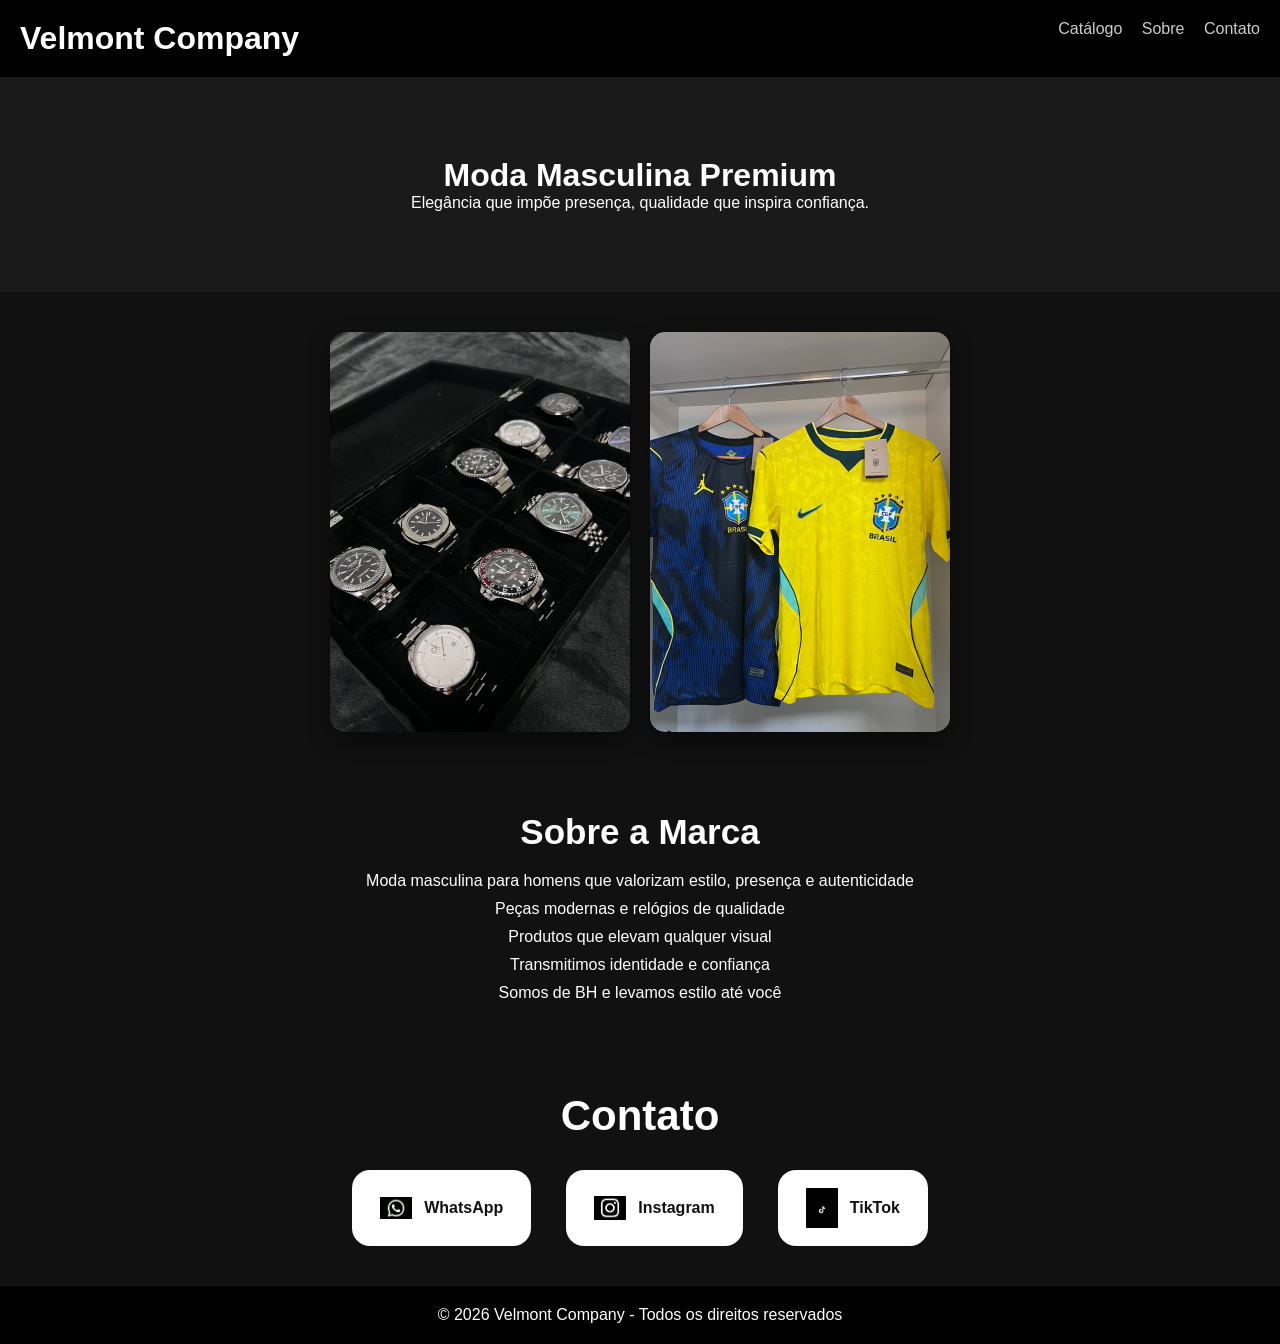
<file: index.html>
<!DOCTYPE html>
<html lang="pt-br">
<head>
  <meta charset="UTF-8">
  <title>Velmont Company</title>
  <link rel="stylesheet" href="style.css">
  <meta name="viewport" content="width=device-width, initial-scale=1.0">
</head>
<body>

<header>
  <h1>Velmont Company</h1>
  <nav>
    <a href="catalogo.html">Catálogo</a>
    <a href="#sobre">Sobre</a>
    <a href="#contato">Contato</a>
  </nav>
</header>

<section class="banner">
  <h2>Moda Masculina Premium</h2>
  <p>Elegância que impõe presença, qualidade que inspira confiança.</p>
</section>

<!-- 🆕 IMAGENS NA PÁGINA PRINCIPAL -->
<section class="imagens-home">

  <img src="WhatsApp Image 2026-04-26 at 12.48.41.jpeg" alt="Produto 1">
  <img src="WhatsApp Image 2026-04-26 at 12.32.45.jpeg" alt="Produto 2">

</section>

<section id="sobre" class="sobre-marca">
  <h2>Sobre a Marca</h2>
  <ul>
    <li>Moda masculina para homens que valorizam estilo, presença e autenticidade</li>
    <li>Peças modernas e relógios de qualidade</li>
    <li>Produtos que elevam qualquer visual</li>
    <li>Transmitimos identidade e confiança</li>
    <li>Somos de BH e levamos estilo até você</li>
  </ul>
</section>

<section id="contato" class="compre-agora">
  <h2>Contato</h2>

  <div class="redes">

    <a href="https://wa.me/31995477087" target="_blank">
      <img src="WhatsApp Image 2026-04-26 at 12.24.02.jpeg">
      <span>WhatsApp</span>
    </a>

    <a href="https://www.instagram.com/velmont.company/" target="_blank">
      <img src="WhatsApp Image 2026-04-26 at 12.24.04.jpeg">
      <span>Instagram</span>
    </a>

    <a href="https://www.tiktok.com/@velmont_company" target="_blank">
      <img src="WhatsApp Image 2026-04-26 at 12.24.06.jpeg">
      <span>TikTok</span>
    </a>

  </div>
</section>

<footer>
  <p>© 2026 Velmont Company - Todos os direitos reservados</p>
</footer>

</body>
</html>
</file>
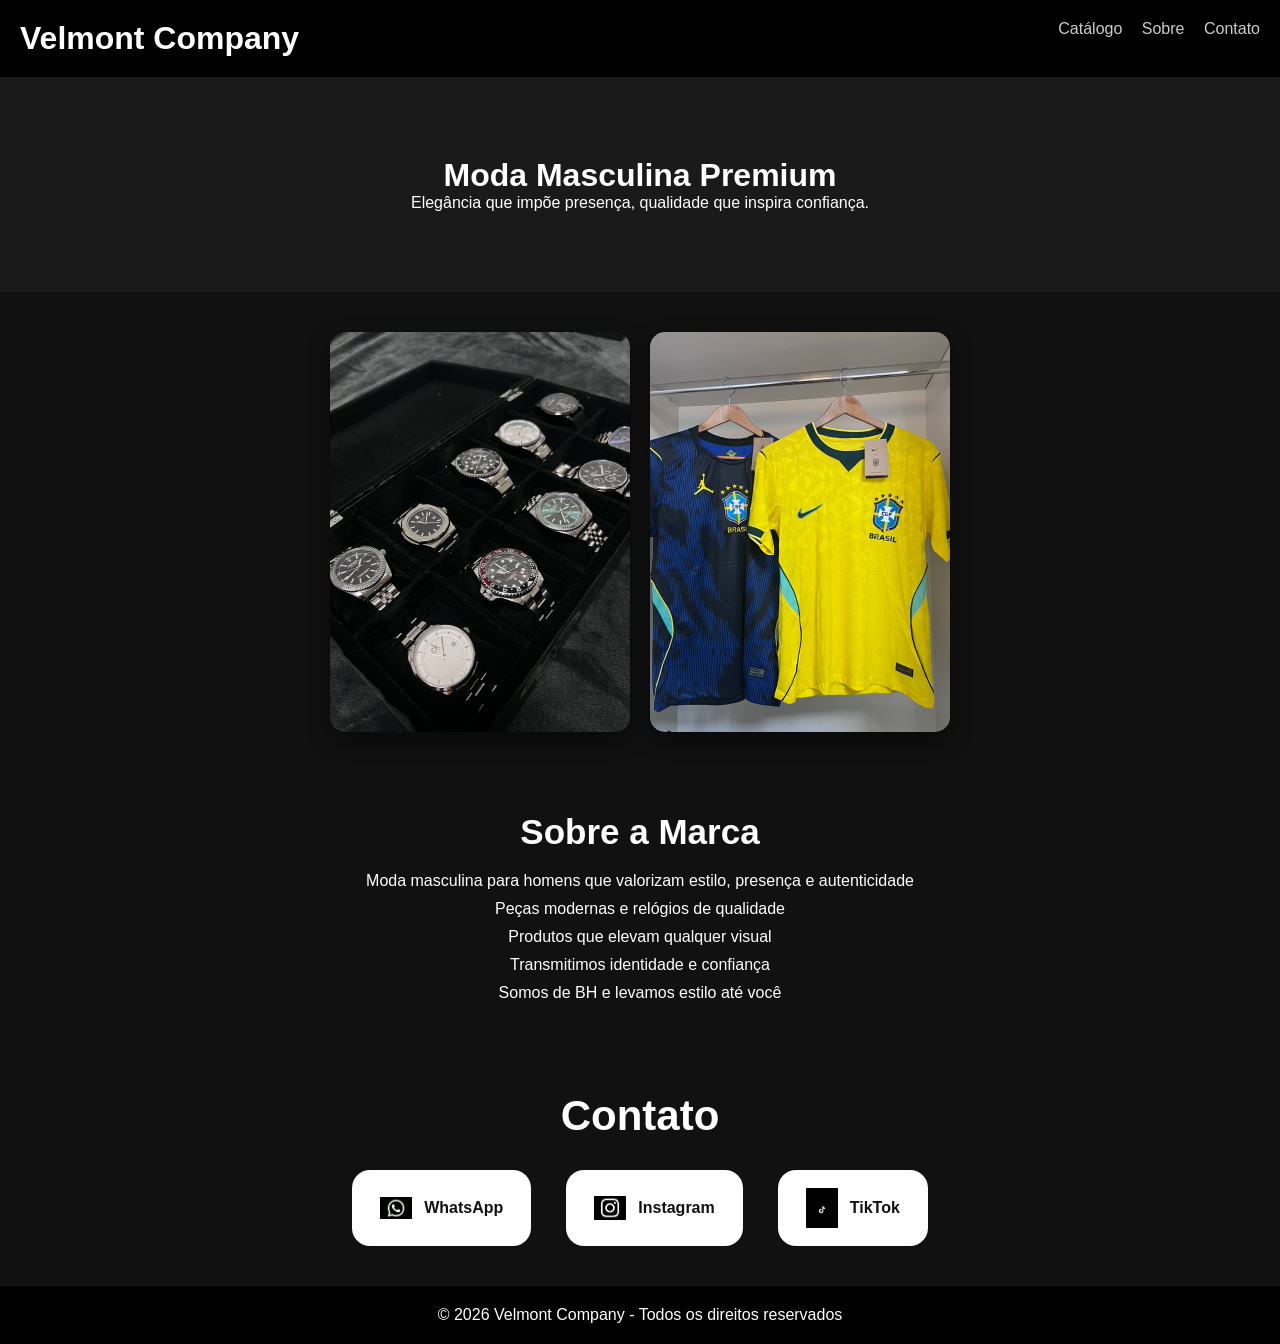
<file: Site Velmont Original/index.html>
<!DOCTYPE html>
<html lang="pt-br">
<head>
  <meta charset="UTF-8">
  <title>Velmont Company</title>
  <link rel="stylesheet" href="style.css">
  <meta name="viewport" content="width=device-width, initial-scale=1.0">
</head>
<body>

<header>
  <h1>Velmont Company</h1>
  <nav>
    <a href="catalogo.html">Catálogo</a>
    <a href="#sobre">Sobre</a>
    <a href="#contato">Contato</a>
  </nav>
</header>

<section class="banner">
  <h2>Moda Masculina Premium</h2>
  <p>Elegância que impõe presença, qualidade que inspira confiança.</p>
</section>

<!-- 🆕 IMAGENS NA PÁGINA PRINCIPAL -->
<section class="imagens-home">

  <img src="WhatsApp Image 2026-04-26 at 12.48.41.jpeg" alt="Produto 1">
  <img src="WhatsApp Image 2026-04-26 at 12.32.45.jpeg" alt="Produto 2">

</section>

<section id="sobre" class="sobre-marca">
  <h2>Sobre a Marca</h2>
  <ul>
    <li>Moda masculina para homens que valorizam estilo, presença e autenticidade</li>
    <li>Peças modernas e relógios de qualidade</li>
    <li>Produtos que elevam qualquer visual</li>
    <li>Transmitimos identidade e confiança</li>
    <li>Somos de BH e levamos estilo até você</li>
  </ul>
</section>

<section id="contato" class="compre-agora">
  <h2>Contato</h2>

  <div class="redes">

    <a href="https://wa.me/31995477087" target="_blank">
      <img src="WhatsApp Image 2026-04-26 at 12.24.02.jpeg">
      <span>WhatsApp</span>
    </a>

    <a href="https://www.instagram.com/velmont.company/" target="_blank">
      <img src="WhatsApp Image 2026-04-26 at 12.24.04.jpeg">
      <span>Instagram</span>
    </a>

    <a href="https://www.tiktok.com/@velmont_company" target="_blank">
      <img src="WhatsApp Image 2026-04-26 at 12.24.06.jpeg">
      <span>TikTok</span>
    </a>

  </div>
</section>

<footer>
  <p>© 2026 Velmont Company - Todos os direitos reservados</p>
</footer>

</body>
</html>
</file>
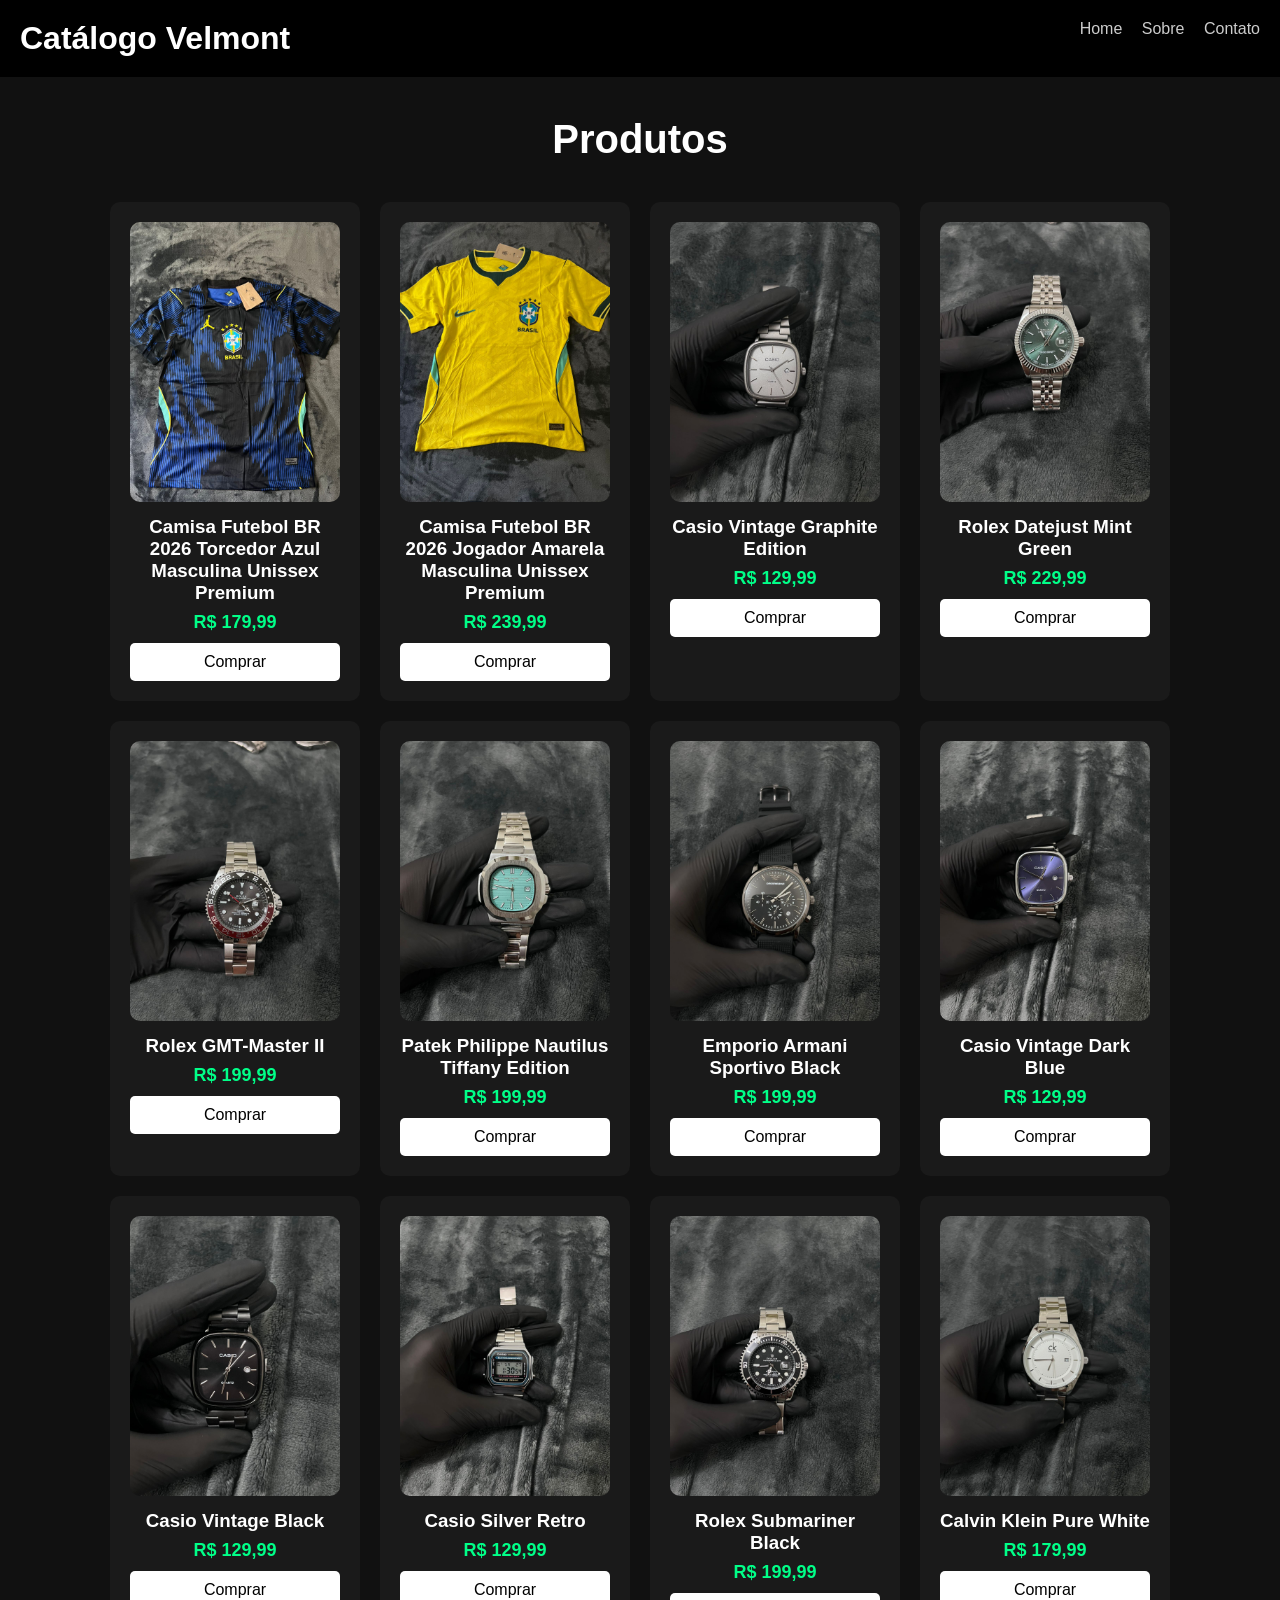
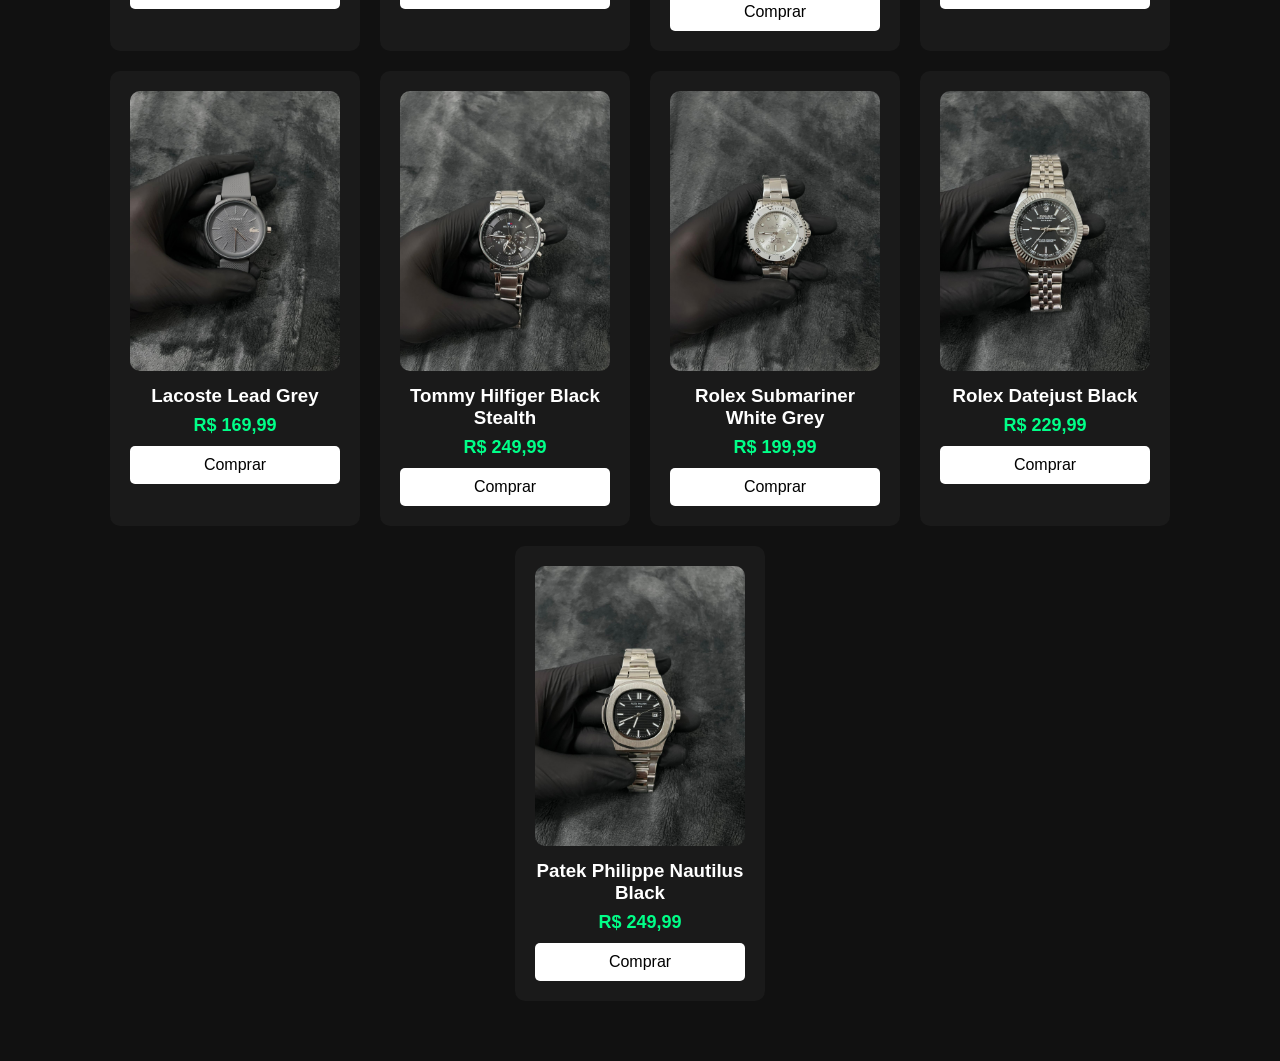
<file: catalogo.html>
<!DOCTYPE html>
<html lang="pt-br">
<head>
  <meta charset="UTF-8">
  <title>Catálogo - Velmont Company</title>
  <link rel="stylesheet" href="style.css">
  <meta name="viewport" content="width=device-width, initial-scale=1.0">
</head>
<body>

<header>
  <h1>Catálogo Velmont</h1>
  <nav>
    <a href="index.html">Home</a>
    <a href="index.html#sobre">Sobre</a>
    <a href="index.html#contato">Contato</a>
  </nav>
</header>

<section class="catalogo">
  <h2>Produtos</h2>

  <div class="produtos">

    <div class="produto">
      <img src="WhatsApp Image 2026-04-26 at 16.18.35.jpeg">
      <h3>Camisa Futebol BR 2026 Torcedor Azul Masculina Unissex Premium</h3>
      <p class="preco">R$ 179,99</p>
      <a href="https://wa.me/31995477087" target="_blank">Comprar</a>
    </div>

    <div class="produto">
      <img src="WhatsApp Image 2026-04-26 at 16.18.35 (1).jpeg">
      <h3>Camisa Futebol BR 2026 Jogador Amarela Masculina Unissex Premium</h3>
      <p class="preco">R$ 239,99</p>
      <a href="https://wa.me/31995477087" target="_blank">Comprar</a>
    </div>

    <div class="produto">
      <img src="WhatsApp Image 2026-04-26 at 16.18.34.jpeg">
      <h3>Casio Vintage Graphite Edition</h3>
      <p class="preco">R$ 129,99</p>
      <a href="https://wa.me/31995477087" target="_blank">Comprar</a>
    </div>

    <div class="produto">
      <img src="WhatsApp Image 2026-04-26 at 16.18.34 (3).jpeg">
      <h3>Rolex Datejust Mint Green</h3>
      <p class="preco">R$ 229,99</p>
      <a href="https://wa.me/31995477087" target="_blank">Comprar</a>
    </div>

    <div class="produto">
      <img src="WhatsApp Image 2026-04-26 at 16.18.34 (2).jpeg">
      <h3>Rolex GMT-Master II</h3>
      <p class="preco">R$ 199,99</p>
      <a href="https://wa.me/31995477087" target="_blank">Comprar</a>
    </div>

    <div class="produto">
      <img src="WhatsApp Image 2026-04-26 at 16.18.34 (1).jpeg">
      <h3>Patek Philippe Nautilus Tiffany Edition</h3>
      <p class="preco">R$ 199,99</p>
      <a href="https://wa.me/31995477087" target="_blank">Comprar</a>
    </div>

    <div class="produto">
      <img src="WhatsApp Image 2026-04-26 at 16.18.33.jpeg">
      <h3>Emporio Armani Sportivo Black</h3>
      <p class="preco">R$ 199,99</p>
      <a href="https://wa.me/31995477087" target="_blank">Comprar</a>
    </div>

    <div class="produto">
      <img src="WhatsApp Image 2026-04-26 at 16.18.33 (3).jpeg">
      <h3>Casio Vintage Dark Blue</h3>
      <p class="preco">R$ 129,99</p>
      <a href="https://wa.me/31995477087" target="_blank">Comprar</a>
    </div>

    <div class="produto">
      <img src="WhatsApp Image 2026-04-26 at 16.18.33 (2).jpeg">
      <h3>Casio Vintage Black</h3>
      <p class="preco">R$ 129,99</p>
      <a href="https://wa.me/31995477087" target="_blank">Comprar</a>
    </div>

    <div class="produto">
      <img src="WhatsApp Image 2026-04-26 at 16.18.33 (1).jpeg">
      <h3>Casio Silver Retro</h3>
      <p class="preco">R$ 129,99</p>
      <a href="https://wa.me/31995477087" target="_blank">Comprar</a>
    </div>

    <div class="produto">
      <img src="WhatsApp Image 2026-04-26 at 16.18.32.jpeg">
      <h3>Rolex Submariner Black</h3>
      <p class="preco">R$ 199,99</p>
      <a href="https://wa.me/31995477087" target="_blank">Comprar</a>
    </div>

    <div class="produto">
      <img src="WhatsApp Image 2026-04-26 at 16.18.32 (4).jpeg">
      <h3>Calvin Klein Pure White</h3>
      <p class="preco">R$ 179,99</p>
      <a href="https://wa.me/31995477087" target="_blank">Comprar</a>
    </div>

    <div class="produto">
      <img src="WhatsApp Image 2026-04-26 at 16.18.32 (3).jpeg">
      <h3>Lacoste Lead Grey</h3>
      <p class="preco">R$ 169,99</p>
      <a href="https://wa.me/31995477087" target="_blank">Comprar</a>
    </div>

    <div class="produto">
      <img src="WhatsApp Image 2026-04-26 at 16.18.32 (2).jpeg">
      <h3>Tommy Hilfiger Black Stealth</h3>
      <p class="preco">R$ 249,99</p>
      <a href="https://wa.me/31995477087" target="_blank">Comprar</a>
    </div>

    <div class="produto">
      <img src="WhatsApp Image 2026-04-26 at 16.18.32 (1).jpeg">
      <h3>Rolex Submariner White Grey</h3>
      <p class="preco">R$ 199,99</p>
      <a href="https://wa.me/31995477087" target="_blank">Comprar</a>
    </div>

    <div class="produto">
      <img src="WhatsApp Image 2026-04-26 at 16.18.31.jpeg">
      <h3>Rolex Datejust Black</h3>
      <p class="preco">R$ 229,99</p>
      <a href="https://wa.me/31995477087" target="_blank">Comprar</a>
    </div>

    <div class="produto">
      <img src="WhatsApp Image 2026-04-26 at 16.18.31 (1).jpeg">
      <h3>Patek Philippe Nautilus Black</h3>
      <p class="preco">R$ 249,99</p>
      <a href="https://wa.me/31995477087" target="_blank">Comprar</a>
    </div>

  </div>
</section>

</body>
</html>
</file>
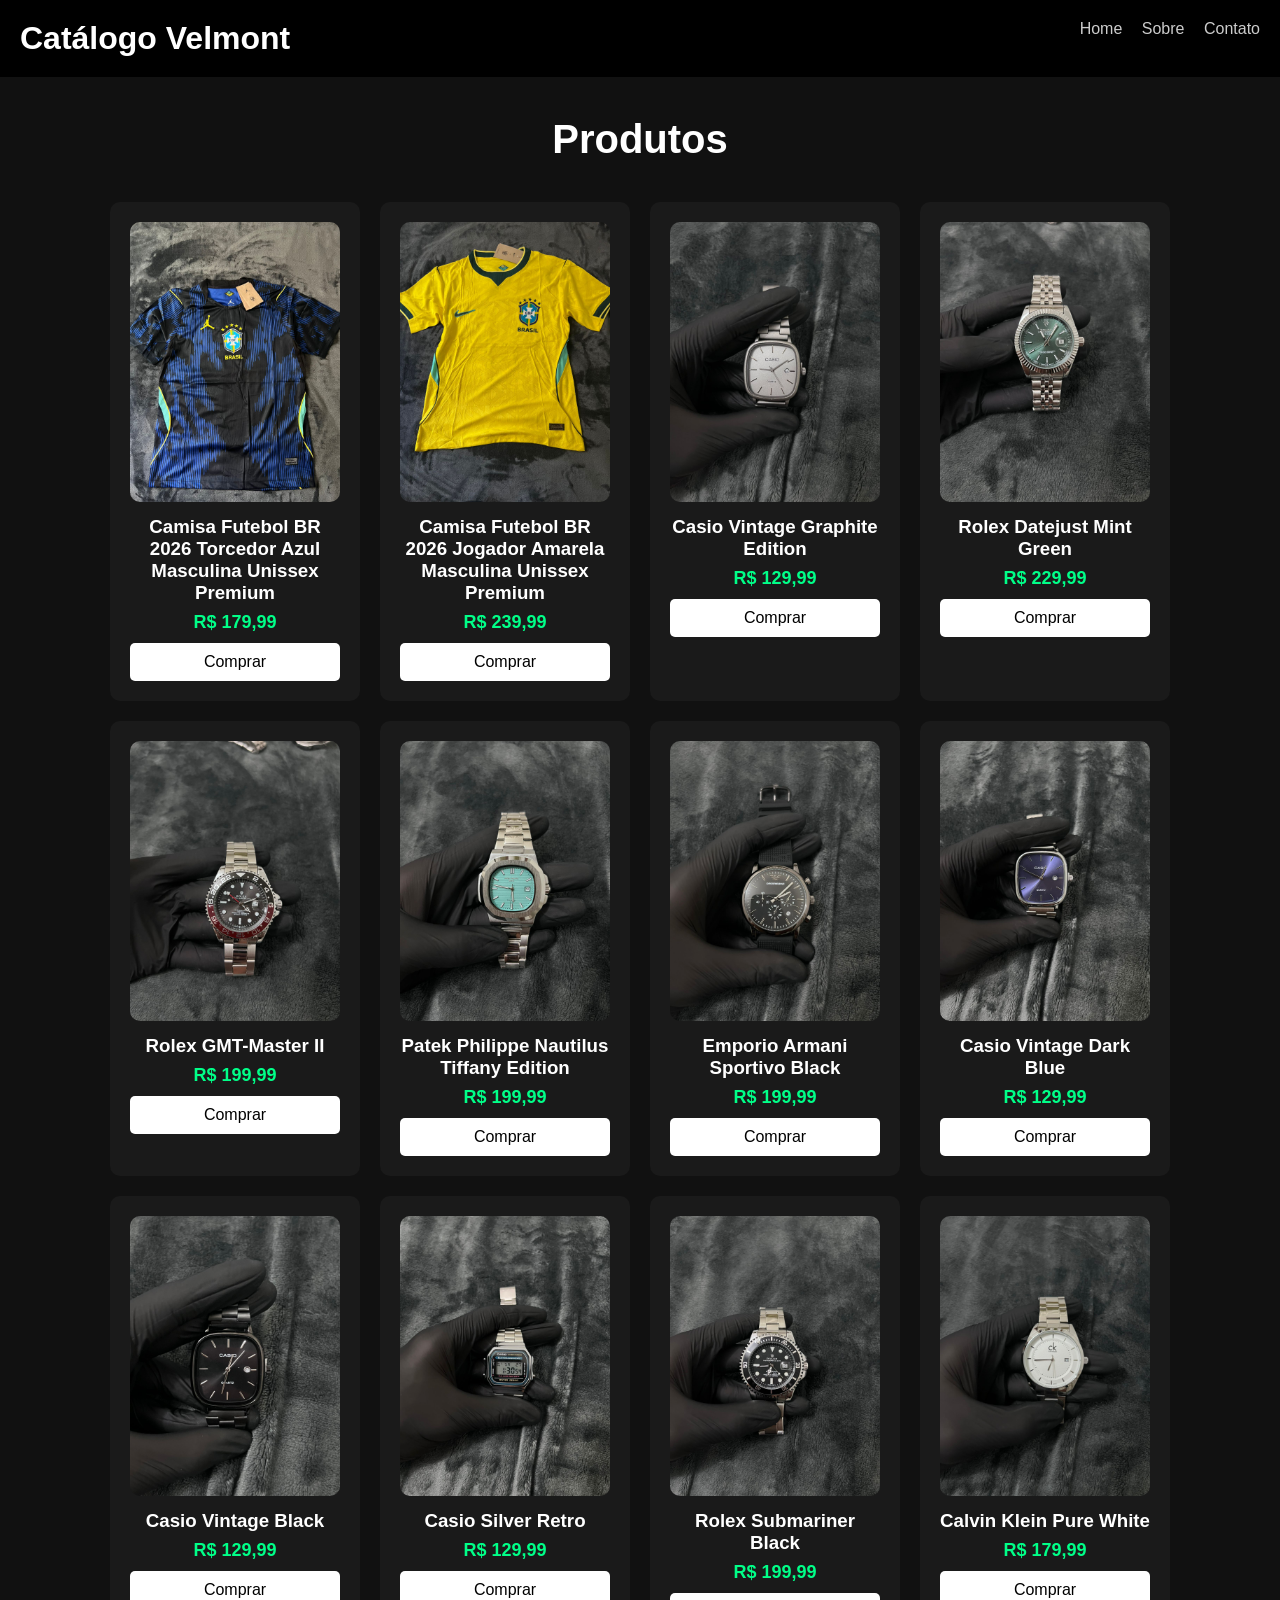
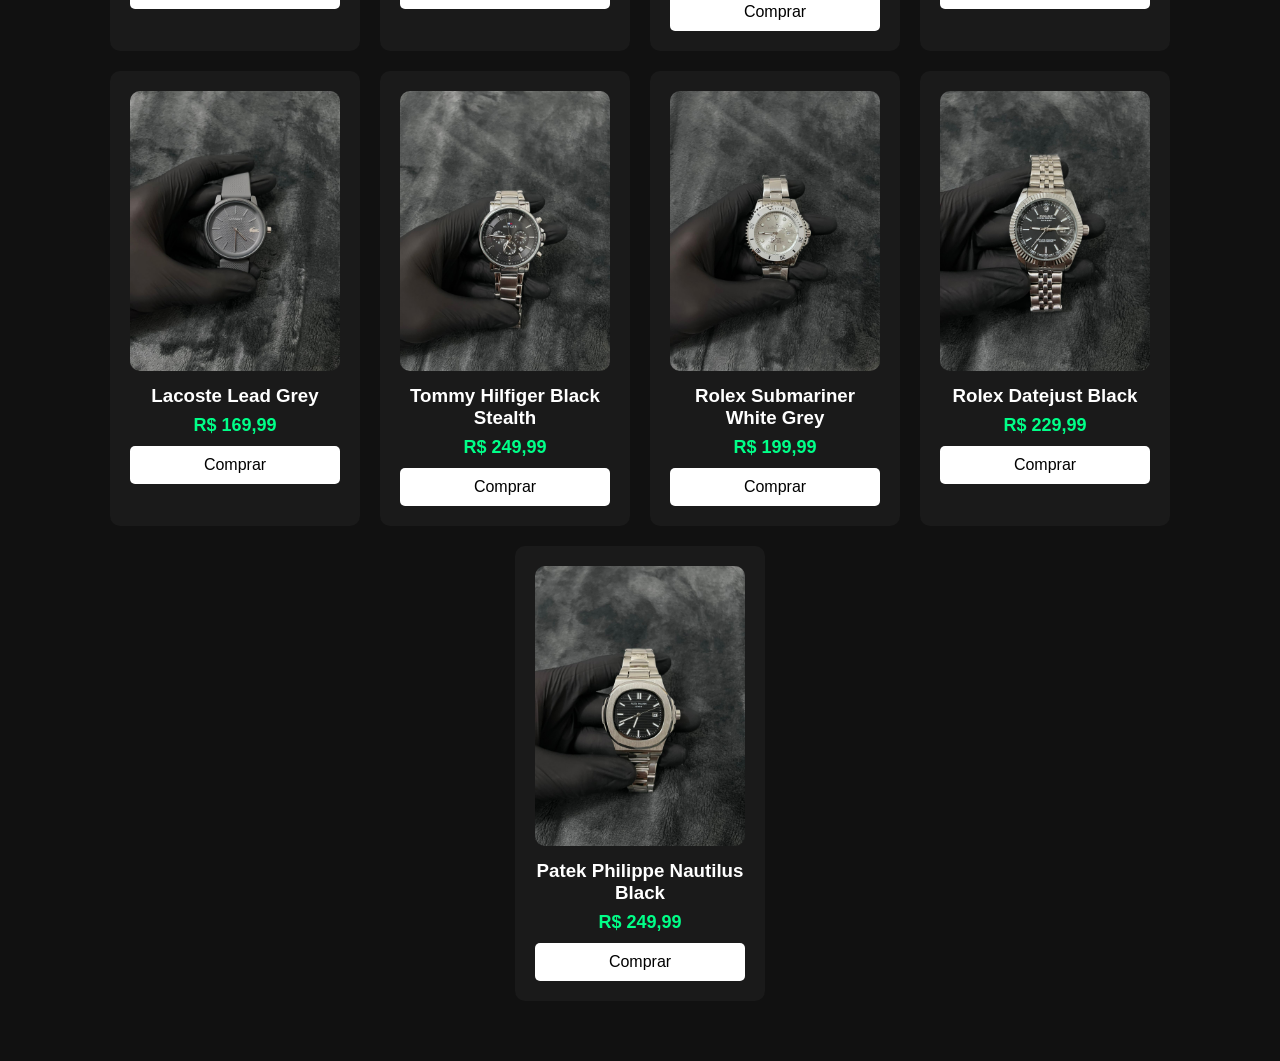
<file: Site Velmont Original/catalogo.html>
<!DOCTYPE html>
<html lang="pt-br">
<head>
  <meta charset="UTF-8">
  <title>Catálogo - Velmont Company</title>
  <link rel="stylesheet" href="style.css">
  <meta name="viewport" content="width=device-width, initial-scale=1.0">
</head>
<body>

<header>
  <h1>Catálogo Velmont</h1>
  <nav>
    <a href="index.html">Home</a>
    <a href="index.html#sobre">Sobre</a>
    <a href="index.html#contato">Contato</a>
  </nav>
</header>

<section class="catalogo">
  <h2>Produtos</h2>

  <div class="produtos">

    <div class="produto">
      <img src="WhatsApp Image 2026-04-26 at 16.18.35.jpeg">
      <h3>Camisa Futebol BR 2026 Torcedor Azul Masculina Unissex Premium</h3>
      <p class="preco">R$ 179,99</p>
      <a href="https://wa.me/31995477087" target="_blank">Comprar</a>
    </div>

    <div class="produto">
      <img src="WhatsApp Image 2026-04-26 at 16.18.35 (1).jpeg">
      <h3>Camisa Futebol BR 2026 Jogador Amarela Masculina Unissex Premium</h3>
      <p class="preco">R$ 239,99</p>
      <a href="https://wa.me/31995477087" target="_blank">Comprar</a>
    </div>

    <div class="produto">
      <img src="WhatsApp Image 2026-04-26 at 16.18.34.jpeg">
      <h3>Casio Vintage Graphite Edition</h3>
      <p class="preco">R$ 129,99</p>
      <a href="https://wa.me/31995477087" target="_blank">Comprar</a>
    </div>

    <div class="produto">
      <img src="WhatsApp Image 2026-04-26 at 16.18.34 (3).jpeg">
      <h3>Rolex Datejust Mint Green</h3>
      <p class="preco">R$ 229,99</p>
      <a href="https://wa.me/31995477087" target="_blank">Comprar</a>
    </div>

    <div class="produto">
      <img src="WhatsApp Image 2026-04-26 at 16.18.34 (2).jpeg">
      <h3>Rolex GMT-Master II</h3>
      <p class="preco">R$ 199,99</p>
      <a href="https://wa.me/31995477087" target="_blank">Comprar</a>
    </div>

    <div class="produto">
      <img src="WhatsApp Image 2026-04-26 at 16.18.34 (1).jpeg">
      <h3>Patek Philippe Nautilus Tiffany Edition</h3>
      <p class="preco">R$ 199,99</p>
      <a href="https://wa.me/31995477087" target="_blank">Comprar</a>
    </div>

    <div class="produto">
      <img src="WhatsApp Image 2026-04-26 at 16.18.33.jpeg">
      <h3>Emporio Armani Sportivo Black</h3>
      <p class="preco">R$ 199,99</p>
      <a href="https://wa.me/31995477087" target="_blank">Comprar</a>
    </div>

    <div class="produto">
      <img src="WhatsApp Image 2026-04-26 at 16.18.33 (3).jpeg">
      <h3>Casio Vintage Dark Blue</h3>
      <p class="preco">R$ 129,99</p>
      <a href="https://wa.me/31995477087" target="_blank">Comprar</a>
    </div>

    <div class="produto">
      <img src="WhatsApp Image 2026-04-26 at 16.18.33 (2).jpeg">
      <h3>Casio Vintage Black</h3>
      <p class="preco">R$ 129,99</p>
      <a href="https://wa.me/31995477087" target="_blank">Comprar</a>
    </div>

    <div class="produto">
      <img src="WhatsApp Image 2026-04-26 at 16.18.33 (1).jpeg">
      <h3>Casio Silver Retro</h3>
      <p class="preco">R$ 129,99</p>
      <a href="https://wa.me/31995477087" target="_blank">Comprar</a>
    </div>

    <div class="produto">
      <img src="WhatsApp Image 2026-04-26 at 16.18.32.jpeg">
      <h3>Rolex Submariner Black</h3>
      <p class="preco">R$ 199,99</p>
      <a href="https://wa.me/31995477087" target="_blank">Comprar</a>
    </div>

    <div class="produto">
      <img src="WhatsApp Image 2026-04-26 at 16.18.32 (4).jpeg">
      <h3>Calvin Klein Pure White</h3>
      <p class="preco">R$ 179,99</p>
      <a href="https://wa.me/31995477087" target="_blank">Comprar</a>
    </div>

    <div class="produto">
      <img src="WhatsApp Image 2026-04-26 at 16.18.32 (3).jpeg">
      <h3>Lacoste Lead Grey</h3>
      <p class="preco">R$ 169,99</p>
      <a href="https://wa.me/31995477087" target="_blank">Comprar</a>
    </div>

    <div class="produto">
      <img src="WhatsApp Image 2026-04-26 at 16.18.32 (2).jpeg">
      <h3>Tommy Hilfiger Black Stealth</h3>
      <p class="preco">R$ 249,99</p>
      <a href="https://wa.me/31995477087" target="_blank">Comprar</a>
    </div>

    <div class="produto">
      <img src="WhatsApp Image 2026-04-26 at 16.18.32 (1).jpeg">
      <h3>Rolex Submariner White Grey</h3>
      <p class="preco">R$ 199,99</p>
      <a href="https://wa.me/31995477087" target="_blank">Comprar</a>
    </div>

    <div class="produto">
      <img src="WhatsApp Image 2026-04-26 at 16.18.31.jpeg">
      <h3>Rolex Datejust Black</h3>
      <p class="preco">R$ 229,99</p>
      <a href="https://wa.me/31995477087" target="_blank">Comprar</a>
    </div>

    <div class="produto">
      <img src="WhatsApp Image 2026-04-26 at 16.18.31 (1).jpeg">
      <h3>Patek Philippe Nautilus Black</h3>
      <p class="preco">R$ 249,99</p>
      <a href="https://wa.me/31995477087" target="_blank">Comprar</a>
    </div>

  </div>
</section>

</body>
</html>
</file>
<file: style.css>
* {
  margin: 0;
  padding: 0;
  box-sizing: border-box;
  font-family: Arial, sans-serif;
}

body {
  background-color: #111;
  color: #fff;
  text-align: center;
}

/* HEADER */
header {
  display: flex;
  justify-content: space-between;
  padding: 20px;
  background: #000;
}

header h1 {
  color: #fff;
}

nav a {
  color: #ccc;
  margin-left: 15px;
  text-decoration: none;
}

nav a:hover {
  color: #fff;
}

/* BANNER */
.banner {
  padding: 80px 20px;
  background: #1a1a1a;
}

.banner h2 {
  font-size: 32px;
}

/* PRODUTOS */
.produtos {
  display: flex;
  justify-content: center;
  gap: 20px;
  flex-wrap: wrap;
  padding: 20px;
}

.produto {
  background: #1a1a1a;
  padding: 20px;
  width: 250px;
  border-radius: 10px;
}

.produto img {
  width: 100%;
  border-radius: 10px;
}

.produto h3 {
  margin-top: 10px;
}

/* SOBRE */
.sobre-marca {
  padding: 40px;
}

.sobre-marca h2 {
  font-size: 35px;
  margin-bottom: 20px;
}

.sobre-marca ul {
  list-style: none;
}

.sobre-marca li {
  margin: 10px 0;
}

/* CONTATO */
.compre-agora {
  padding: 40px;
}

.compre-agora h2 {
  font-size: 42px;
  margin-bottom: 30px;
}

.redes {
  display: flex;
  justify-content: center;
  gap: 35px;
  flex-wrap: wrap;
}

.redes a {
  background: #fff;
  padding: 18px 28px;
  border-radius: 18px;
  display: flex;
  align-items: center;
  gap: 12px;
  text-decoration: none;
}

.redes a img {
  width: 32px;
}

.redes a span {
  color: #111;
  font-weight: bold;
}

/* CATÁLOGO */
.catalogo {
  padding: 40px;
}

.catalogo h2 {
  font-size: 40px;
  margin-bottom: 20px;
}

/* FOOTER */
footer {
  padding: 20px;
  background: #000;
}

/* MOBILE */
@media (max-width: 768px) {

  header {
    flex-direction: column;
    gap: 10px;
  }

  .produtos {
    flex-direction: column;
    align-items: center;
  }

  .produto {
    width: 90%;
  }

  .redes {
    flex-direction: column;
  }

  .redes a {
    width: 90%;
    justify-content: center;
  }
}
.imagens-home {
  display: flex;
  justify-content: center;
  gap: 20px;
  padding: 40px;
  flex-wrap: wrap;
}

.imagens-home img {
  width: 300px;
  border-radius: 15px;
  box-shadow: 0 8px 20px rgba(0,0,0,0.5);
  transition: 0.3s;
}

.imagens-home img:hover {
  transform: scale(1.05);
}
.produtos {
  display: flex;
  justify-content: center;
  gap: 20px;
  flex-wrap: wrap;
}

.produto {
  background: #1a1a1a;
  padding: 20px;
  width: 250px;
  border-radius: 10px;
}

.produto img {
  width: 100%;
  border-radius: 10px;
}

.produto a {
  display: block;
  margin-top: 10px;
  padding: 10px;
  background: #fff;
  color: #000;
  text-decoration: none;
  border-radius: 5px;
}
.preco {
  margin: 8px 0;
  font-size: 18px;
  font-weight: bold;
  color: #00ff88;
}
</file>
<file: Site Velmont Original/style.css>
* {
  margin: 0;
  padding: 0;
  box-sizing: border-box;
  font-family: Arial, sans-serif;
}

body {
  background-color: #111;
  color: #fff;
  text-align: center;
}

/* HEADER */
header {
  display: flex;
  justify-content: space-between;
  padding: 20px;
  background: #000;
}

header h1 {
  color: #fff;
}

nav a {
  color: #ccc;
  margin-left: 15px;
  text-decoration: none;
}

nav a:hover {
  color: #fff;
}

/* BANNER */
.banner {
  padding: 80px 20px;
  background: #1a1a1a;
}

.banner h2 {
  font-size: 32px;
}

/* PRODUTOS */
.produtos {
  display: flex;
  justify-content: center;
  gap: 20px;
  flex-wrap: wrap;
  padding: 20px;
}

.produto {
  background: #1a1a1a;
  padding: 20px;
  width: 250px;
  border-radius: 10px;
}

.produto img {
  width: 100%;
  border-radius: 10px;
}

.produto h3 {
  margin-top: 10px;
}

/* SOBRE */
.sobre-marca {
  padding: 40px;
}

.sobre-marca h2 {
  font-size: 35px;
  margin-bottom: 20px;
}

.sobre-marca ul {
  list-style: none;
}

.sobre-marca li {
  margin: 10px 0;
}

/* CONTATO */
.compre-agora {
  padding: 40px;
}

.compre-agora h2 {
  font-size: 42px;
  margin-bottom: 30px;
}

.redes {
  display: flex;
  justify-content: center;
  gap: 35px;
  flex-wrap: wrap;
}

.redes a {
  background: #fff;
  padding: 18px 28px;
  border-radius: 18px;
  display: flex;
  align-items: center;
  gap: 12px;
  text-decoration: none;
}

.redes a img {
  width: 32px;
}

.redes a span {
  color: #111;
  font-weight: bold;
}

/* CATÁLOGO */
.catalogo {
  padding: 40px;
}

.catalogo h2 {
  font-size: 40px;
  margin-bottom: 20px;
}

/* FOOTER */
footer {
  padding: 20px;
  background: #000;
}

/* MOBILE */
@media (max-width: 768px) {

  header {
    flex-direction: column;
    gap: 10px;
  }

  .produtos {
    flex-direction: column;
    align-items: center;
  }

  .produto {
    width: 90%;
  }

  .redes {
    flex-direction: column;
  }

  .redes a {
    width: 90%;
    justify-content: center;
  }
}
.imagens-home {
  display: flex;
  justify-content: center;
  gap: 20px;
  padding: 40px;
  flex-wrap: wrap;
}

.imagens-home img {
  width: 300px;
  border-radius: 15px;
  box-shadow: 0 8px 20px rgba(0,0,0,0.5);
  transition: 0.3s;
}

.imagens-home img:hover {
  transform: scale(1.05);
}
.produtos {
  display: flex;
  justify-content: center;
  gap: 20px;
  flex-wrap: wrap;
}

.produto {
  background: #1a1a1a;
  padding: 20px;
  width: 250px;
  border-radius: 10px;
}

.produto img {
  width: 100%;
  border-radius: 10px;
}

.produto a {
  display: block;
  margin-top: 10px;
  padding: 10px;
  background: #fff;
  color: #000;
  text-decoration: none;
  border-radius: 5px;
}
.preco {
  margin: 8px 0;
  font-size: 18px;
  font-weight: bold;
  color: #00ff88;
}
</file>
